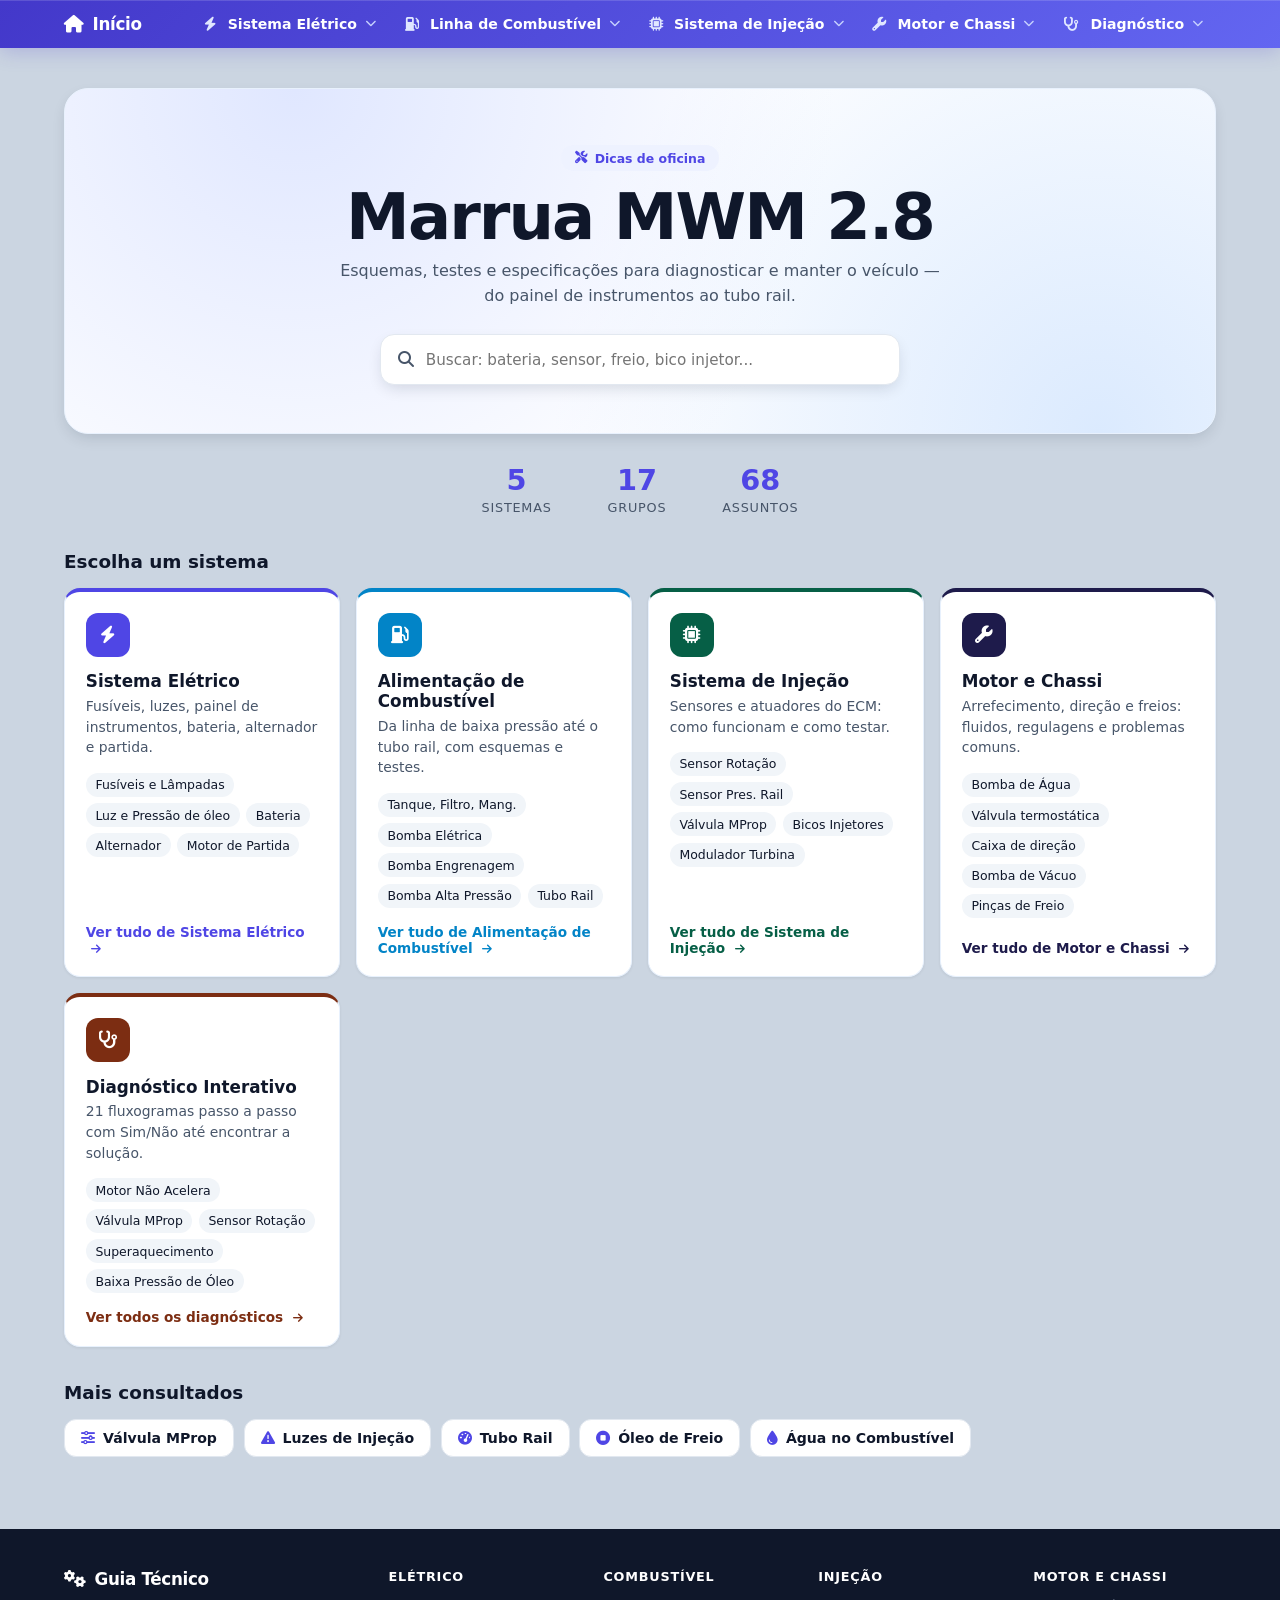
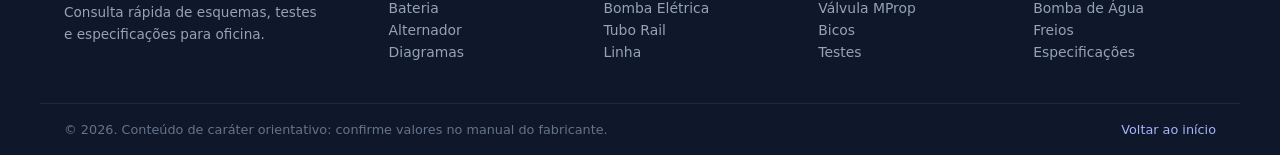
<file: index.html>
<!DOCTYPE html>
<html lang="pt-BR">
<head>
  <meta charset="UTF-8">
  <meta name="viewport" content="width=device-width, initial-scale=1.0">
  <meta name="theme-color" content="#4338ca">
  <title>Marrua MWM 2.8</title>

  <!-- Ícones Font Awesome -->
  <link rel="stylesheet" href="https://cdnjs.cloudflare.com/ajax/libs/font-awesome/6.4.0/css/all.min.css">

  <link rel="stylesheet" href="style.css">
</head>
<body>

  <div class="site-wrapper">

    <!-- NAVBAR -->
    <header class="site-header">
      <div class="nav-container">
        <a href="#" class="logo">
          <i class="fa-solid fa-house"></i>
          <span>Início</span>
        </a>

        <button type="button" class="mobile-toggle" id="mobile-toggle-btn" aria-expanded="false" aria-controls="main-nav">
          <i class="fa-solid fa-bars"></i>
          <span class="toggle-label">Menu</span>
        </button>

        <ul class="main-nav" id="main-nav">

          <!-- 1. SISTEMA ELÉTRICO -->
          <li class="nav-item">
            <button type="button" class="nav-btn" aria-expanded="false">
              <span><i class="fa-solid fa-bolt"></i> Sistema Elétrico</span>
              <i class="fa-solid fa-chevron-down"></i>
            </button>

            <div class="mega-menu">
              <div class="mega-categories-container">

                <!-- Luzes -->
                <div class="category-group">
                  <div class="category-title"><i class="fa-solid fa-lightbulb"></i> Luzes</div>
                  <div class="mega-links-grid">
                    <a href="#sistema-eletrico/fusiveis-e-lampadas" class="mega-link-item">Fusíveis e Lampadas</a>
                    <a href="#sistema-eletrico/luz-de-farol-e-posicao" class="mega-link-item">Luz de Farol e Posição</a>
                    <a href="#sistema-eletrico/luz-de-seta-e-alerta" class="mega-link-item">Luz de Seta e alerta</a>
                  </div>
                </div>

                <!-- Painel de Instrumentos -->
                <div class="category-group">
                  <div class="category-title"><i class="fa-solid fa-gauge"></i> Painel de Instrumentos</div>
                  <div class="mega-links-grid">
                    <a href="#sistema-eletrico/luz-e-pressao-de-oleo" class="mega-link-item">Luz e Pressão de óleo</a>
                    <a href="#sistema-eletrico/luzes-de-injecao" class="mega-link-item">Luzes de Injeção</a>
                    <a href="#sistema-eletrico/agua-no-combustivel" class="mega-link-item">Agua no Combustível</a>
                    <a href="#sistema-eletrico/agua-de-arrefecimento" class="mega-link-item">Agua de Arrefecimento</a>
                  </div>
                </div>

                <!-- Acessórios -->
                <div class="category-group">
                  <div class="category-title"><i class="fa-solid fa-car-battery"></i> Acessórios</div>
                  <div class="mega-links-grid">
                    <a href="#sistema-eletrico/diagramas-eletrico" class="mega-link-item">Diagrama Elétrico</a>
                    <a href="#sistema-eletrico/bateria-e-alternador" class="mega-link-item">Bateria e Alternador</a>
                    <a href="#sistema-eletrico/motor-de-partida" class="mega-link-item">Motor de Partida</a>
                    <a href="#sistema-eletrico/limpador-de-para-brisa" class="mega-link-item">Limpador de Parabriza</a>
                  </div>
                </div>

              </div>

              <!-- Destaque Lateral -->
              <div class="mega-explore-side">
                <div class="explore-header-title">Esquema Elétrico</div>
                <div class="explore-banner">
                  <i class="fa-solid fa-bolt"></i>
                  <h5>Painel & Fusíveis</h5>
                  <p>Consulte a caixa de fusíveis e luzes de alerta do painel.</p>
                </div>
                <a href="pdfs/seu-arquivo.pdf" class="explore-link">Diagramas Elétrico<i class="fa-solid fa-arrow-right"></i></a>
              </div>
            </div>
          </li>

          <!-- 2. ALIMENTAÇÃO DE COMBUSTÍVEL -->
          <li class="nav-item">
            <button type="button" class="nav-btn" aria-expanded="false">
              <span><i class="fa-solid fa-gas-pump"></i> Linha de Combustível</span>
              <i class="fa-solid fa-chevron-down"></i>
            </button>

            <div class="mega-menu">
              <div class="mega-categories-container">

                <!-- Linha de Combustível -->
                <div class="category-group">
                  <div class="category-title"><i class="fa-solid fa-filter"></i> Linha de Baixa</div>
                  <div class="mega-links-grid">
                    <a href="#alimentacao-de-combustivel/tanque-filtro-mang" class="mega-link-item">Tanque, Filtro, Mang.</a>
                    <a href="#alimentacao-de-combustivel/bomba-eletrica" class="mega-link-item">Bomba Elétrica</a>
                    <a href="#alimentacao-de-combustivel/bomba-engrenagem" class="mega-link-item">Bomba Engrenagem</a>
                    <a href="#alimentacao-de-combustivel/valvula-kuv" class="mega-link-item">Válvula KUV</a>
                  </div>
                </div>

                <!-- Linha de Alta -->
                <div class="category-group">
                  <div class="category-title"><i class="fa-solid fa-gauge-high"></i> Linha de Alta</div>
                  <div class="mega-links-grid">
                    <a href="#alimentacao-de-combustivel/bomba-alta-pressao" class="mega-link-item">Bomba Alta Pressão</a>
                    <a href="#alimentacao-de-combustivel/tubo-rail" class="mega-link-item">Tubo Rail</a>
                  </div>
                </div>

              </div>

              <!-- Destaque Lateral -->
              <div class="mega-explore-side">
                <div class="explore-header-title">Linha de Combustível</div>
                <div class="explore-banner">
                  <i class="fa-solid fa-gas-pump"></i>
                  <h5>Baixa e Alta Pressão</h5>
                  <p>Esquemas da linha de combustível e bomba elétrica.</p>
                </div>
                <a href="#alimentacao-de-combustivel/destaque" class="explore-link">Consultar Linha <i class="fa-solid fa-arrow-right"></i></a>
              </div>
            </div>
          </li>

          <!-- 3. SISTEMA DE INJEÇÃO -->
          <li class="nav-item">
            <button type="button" class="nav-btn" aria-expanded="false">
              <span><i class="fa-solid fa-microchip"></i> Sistema de Injeção</span>
              <i class="fa-solid fa-chevron-down"></i>
            </button>

            <div class="mega-menu">
              <div class="mega-categories-container">

                <!-- Sensores -->
                <div class="category-group">
                  <div class="category-title"><i class="fa-solid fa-microchip"></i> Sensores</div>
                  <div class="mega-links-grid">
                    <a href="#sistema-de-injecao/sensor-rotacao" class="mega-link-item">Sensor Rotação</a>
                    <a href="#sistema-de-injecao/sensor-fase" class="mega-link-item">Sensor Fase</a>
                    <a href="#sistema-de-injecao/sensor-pres-adm" class="mega-link-item">Sensor Pres. Adm</a>
                    <a href="#sistema-de-injecao/sensor-temp-ecm" class="mega-link-item">Sensor Temp. ECM</a>
                    <a href="#sistema-de-injecao/sensor-pres-rail" class="mega-link-item">Sensor Pres. Rail</a>
                  </div>
                </div>

                <!-- Atuadores -->
                <div class="category-group">
                  <div class="category-title"><i class="fa-solid fa-sliders"></i> Atuadores</div>
                  <div class="mega-links-grid">
                    <a href="#sistema-de-injecao/valvula-mprop" class="mega-link-item">Válvula MProp</a>
                    <a href="#sistema-de-injecao/pedal-acelerador" class="mega-link-item">Pedal Acelerador</a>
                    <a href="#sistema-de-injecao/modulador-turbina" class="mega-link-item">Modulador Turbina</a>
                    <a href="#sistema-de-injecao/bicos-injetores" class="mega-link-item">Bicos Injetores</a>
                    <a href="#sistema-de-injecao/lampada-painel" class="mega-link-item">Lampada Painel</a>
                  </div>
                </div>
              </div>

              <!-- Destaque Lateral -->
              <div class="mega-explore-side">
                <div class="explore-header-title">Diagnóstico de Injeção</div>
                <div class="explore-banner">
                  <i class="fa-solid fa-syringe"></i>
                  <h5>Sensores & Atuadores</h5>
                  <p>Tabela de testes da MProp, Tubo Rail e Bicos Injetores.</p>
                </div>
                <a href="#sistema-de-injecao/destaque" class="explore-link">Consultar Testes <i class="fa-solid fa-arrow-right"></i></a>
              </div>
            </div>
          </li>

          <!-- 4. MOTOR E CHASSI -->
          <li class="nav-item">
            <button type="button" class="nav-btn" aria-expanded="false">
              <span><i class="fa-solid fa-wrench"></i> Motor e Chassi</span>
              <i class="fa-solid fa-chevron-down"></i>
            </button>

            <div class="mega-menu">
              <div class="mega-categories-container">

                <!-- Motor -->
                <div class="category-group">
                  <div class="category-title"><i class="fa-solid fa-gear"></i> Motor</div>
                  <div class="mega-links-grid">
                    <a href="#motor-e-chassi/dados-do-motor" class="mega-link-item">Dados do Motor</a>
                    <a href="#motor-e-chassi/lubrificacao" class="mega-link-item">Lubrificação e Revisao</a>
                    <a href="#motor-e-chassi/estudo-viscosidade-oleos" class="mega-link-item">Tipos e Classificação do Óleo</a>
                    <a href="#motor-e-chassi/tabela-de-torque" class="mega-link-item">Tabela de Torque - Nm</a>
                  </div>
                </div>

                <!-- Sistema de Arrefecimento -->
                <div class="category-group">
                  <div class="category-title"><i class="fa-solid fa-snowflake"></i> Sistema de Arrefecimento</div>
                  <div class="mega-links-grid">
                    <a href="#motor-e-chassi/correia-e-ventoinha" class="mega-link-item">Correia e Ventoinha</a>
                    <a href="#motor-e-chassi/bomba-de-agua" class="mega-link-item">Bomba de Agua</a>
                    <a href="#motor-e-chassi/trocador-de-calor" class="mega-link-item">Trocador de calor</a>
                    <a href="#motor-e-chassi/valvula-termostatica" class="mega-link-item">Válvula termostática</a>
                  </div>
                </div>

                <!-- Sistema de Direção -->
                <div class="category-group">
                  <div class="category-title"><i class="fa-solid fa-dharmachakra"></i> Eixo e Direção</div>
                  <div class="mega-links-grid">
                    <a href="#motor-e-chassi/bomba-de-direcao" class="mega-link-item">Bomba de Direção</a>
                    <a href="#motor-e-chassi/caixa-de-direcao" class="mega-link-item">Caixa de direção</a>
                    <a href="#motor-e-chassi/eixo-dianteiro" class="mega-link-item">Eixo Dianteiro</a>
                  </div>
                </div>

                <!-- Sistemas de Freios -->
                <div class="category-group">
                  <div class="category-title"><i class="fa-solid fa-circle-stop"></i> Sistemas de Freios</div>
                  <div class="mega-links-grid">
                    <a href="#motor-e-chassi/bomba-de-vacuo" class="mega-link-item">Bomba de Vácuo</a>
                    <a href="#motor-e-chassi/cilindro-de-freio" class="mega-link-item">Cilindro de Freio</a>
                    <a href="#motor-e-chassi/oleo-de-freio" class="mega-link-item">Óleo de Freio</a>
                    <a href="#motor-e-chassi/pincas-de-freio" class="mega-link-item">Pinças de Freio</a>
                    <a href="#motor-e-chassi/regulagem-freio-de-mao" class="mega-link-item">Regulagem Freio de mão</a>
                  </div>
                </div>

                <!-- Transmissão -->
                <div class="category-group">
                  <div class="category-title"><i class="fa-solid fa-gears"></i> Transmissão</div>
                  <div class="mega-links-grid">
                    <a href="#motor-e-chassi/caixa-de-mudancas" class="mega-link-item">Caixa de Mudanças</a>
                  </div>
                </div>

              </div>

              <!-- Destaque Lateral -->
              <div class="mega-explore-side">
                <div class="explore-header-title">Manutenção Mecânica</div>
                <div class="explore-banner">
                  <i class="fa-solid fa-wrench"></i>
                  <h5>Torques e Fluídos</h5>
                  <p>Especificações técnicas de fluidos de freio e direção.</p>
                </div>
                <a href="#motor-e-chassi/destaque" class="explore-link">Ver Especificações <i class="fa-solid fa-arrow-right"></i></a>
              </div>
            </div>
          </li>

          <!-- 5. DIAGNÓSTICO -->
          <li class="nav-item">
            <button type="button" class="nav-btn" aria-expanded="false">
              <span><i class="fa-solid fa-stethoscope"></i> Diagnóstico</span>
              <i class="fa-solid fa-chevron-down"></i>
            </button>

            <div class="mega-menu">
              <div class="mega-categories-container">

                <!-- Sensores -->
                <div class="category-group">
                  <div class="category-title"><i class="fa-solid fa-microchip"></i> Sensores</div>
                  <div class="mega-links-grid">
                    <a href="#diagnostico/sensor-rotacao" class="mega-link-item">Sensor de Rotação</a>
                    <a href="#diagnostico/sensor-fase" class="mega-link-item">Sensor de Fase</a>
                    <a href="#diagnostico/sensor-pres-rail" class="mega-link-item">Sensor de Pressão do Rail</a>
                    <a href="#diagnostico/sensor-pres-adm" class="mega-link-item">Sensor de Pressão Admissão</a>
                    <a href="#diagnostico/sensor-temp-ecm" class="mega-link-item">Sensor de Temperatura Líquido</a>
                  </div>
                </div>

                <!-- Atuadores -->
                <div class="category-group">
                  <div class="category-title"><i class="fa-solid fa-sliders"></i> Atuadores</div>
                  <div class="mega-links-grid">
                    <a href="#diagnostico/valvula-mprop" class="mega-link-item">Válvula MProp</a>
                    <a href="#diagnostico/modulador-turbina" class="mega-link-item">Modulador do Turbo</a>
                    <a href="#diagnostico/bicos-injetores" class="mega-link-item">Bicos Injetores</a>
                    <a href="#diagnostico/rele-bomba-combustivel" class="mega-link-item">Relé Bomba Combustível</a>
                  </div>
                </div>

                <!-- Sistema Elétrico -->
                <div class="category-group">
                  <div class="category-title"><i class="fa-solid fa-bolt"></i> Sistema Elétrico</div>
                  <div class="mega-links-grid">
                    <a href="#diagnostico/rele-principal" class="mega-link-item">Relé Principal K15</a>
                    <a href="#diagnostico/lampada-painel" class="mega-link-item">Lâmpada do Painel</a>
                    <a href="#diagnostico/tensao-bateria" class="mega-link-item">Tensão da Bateria</a>
                    <a href="#diagnostico/tensao-sensores" class="mega-link-item">Tensão dos Sensores</a>
                    <a href="#diagnostico/sensor-pedal-freio" class="mega-link-item">Interruptor Pedal Freio</a>
                    <a href="#diagnostico/sensor-pedal-embreagem" class="mega-link-item">Interruptor Pedal Embreagem</a>
                  </div>
                </div>

                <!-- Sintomas do Motor -->
                <div class="category-group">
                  <div class="category-title"><i class="fa-solid fa-triangle-exclamation"></i> Sintomas do Motor</div>
                  <div class="mega-links-grid">
                    <a href="#diagnostico/motor-nao-pega" class="mega-link-item">Motor Não Pega</a>
                    <a href="#diagnostico/limitacao-rotacao" class="mega-link-item">Limitação de Rotação</a>
                    <a href="#diagnostico/fumaca-preta" class="mega-link-item">Fumaça Preta</a>
                    <a href="#diagnostico/falha-acelerador" class="mega-link-item">Falha do Acelerador</a>
                    <a href="#diagnostico/superaquecimento" class="mega-link-item">Superaquecimento</a>
                    <a href="#diagnostico/baixa-pressao-oleo" class="mega-link-item">Baixa Pressão de Óleo</a>
                  </div>
                </div>

              </div>

              <!-- Destaque Lateral -->
              <div class="mega-explore-side">
                <div class="explore-header-title">Diagnóstico Interativo</div>
                <div class="explore-banner">
                  <i class="fa-solid fa-stethoscope"></i>
                  <h5>21 Fluxogramas</h5>
                  <p>Roteiros passo a passo com Sim/Não até a solução.</p>
                </div>
                <a href="#diagnostico/pagina-diagnostico" class="explore-link">Pagina de Diagnósticos <i class="fa-solid fa-arrow-right"></i></a>
              </div>
            </div>
          </li>

        </ul>
      </div>
    </header>

    <!-- CONTEÚDO PRINCIPAL -->
    <main>
      <div class="home" id="home-box">
        <section class="home-hero">
          <span class="home-kicker"><i class="fa-solid fa-screwdriver-wrench"></i> Dicas de oficina</span>
          <h1>Marrua MWM 2.8</h1>
          <p>Esquemas, testes e especificações para diagnosticar e manter o veículo — do painel de instrumentos ao tubo rail.</p>
          <div class="home-search">
            <i class="fa-solid fa-magnifying-glass"></i>
            <input type="search" id="home-search" placeholder="Buscar: bateria, sensor, freio, bico injetor..." autocomplete="off" aria-label="Buscar assunto">
            <div class="home-results" id="home-results" hidden></div>
          </div>
        </section>

        <section class="home-stats">
          <div><strong>5</strong><span>Sistemas</span></div>
          <div><strong>17</strong><span>Grupos</span></div>
          <div><strong>68</strong><span>Assuntos</span></div>
        </section>

        <h2 class="home-title">Escolha um sistema</h2>
        <div class="home-grid">
        <div class="home-card" style="--c:#4f46e5">
          <div class="home-card-icon"><i class="fa-solid fa-bolt"></i></div>
          <h3>Sistema Elétrico</h3>
          <p>Fusíveis, luzes, painel de instrumentos, bateria, alternador e partida.</p>
          <div class="home-chips"><a href="#sistema-eletrico/fusiveis-e-lampadas">Fusíveis e Lâmpadas</a><a href="#sistema-eletrico/luz-e-pressao-de-oleo">Luz e Pressão de óleo</a><a href="#sistema-eletrico/bateria">Bateria</a><a href="#sistema-eletrico/alternador">Alternador</a><a href="#sistema-eletrico/motor-de-partida">Motor de Partida</a></div>
          <a class="home-card-more" href="#sistema-eletrico/destaque">Ver tudo de Sistema Elétrico <i class="fa-solid fa-arrow-right"></i></a>
        </div>
        <div class="home-card" style="--c:#0284c7">
          <div class="home-card-icon"><i class="fa-solid fa-gas-pump"></i></div>
          <h3>Alimentação de Combustível</h3>
          <p>Da linha de baixa pressão até o tubo rail, com esquemas e testes.</p>
          <div class="home-chips"><a href="#alimentacao-de-combustivel/tanque-filtro-mang">Tanque, Filtro, Mang.</a><a href="#alimentacao-de-combustivel/bomba-eletrica">Bomba Elétrica</a><a href="#alimentacao-de-combustivel/bomba-engrenagem">Bomba Engrenagem</a><a href="#alimentacao-de-combustivel/bomba-alta-pressao">Bomba Alta Pressão</a><a href="#alimentacao-de-combustivel/tubo-rail">Tubo Rail</a></div>
          <a class="home-card-more" href="#alimentacao-de-combustivel/destaque">Ver tudo de Alimentação de Combustível <i class="fa-solid fa-arrow-right"></i></a>
        </div>
        <div class="home-card" style="--c:#065f46">
          <div class="home-card-icon"><i class="fa-solid fa-microchip"></i></div>
          <h3>Sistema de Injeção</h3>
          <p>Sensores e atuadores do ECM: como funcionam e como testar.</p>
          <div class="home-chips"><a href="#sistema-de-injecao/sensor-rotacao">Sensor Rotação</a><a href="#sistema-de-injecao/sensor-pres-rail">Sensor Pres. Rail</a><a href="#sistema-de-injecao/valvula-mprop">Válvula MProp</a><a href="#sistema-de-injecao/bicos-injetores">Bicos Injetores</a><a href="#sistema-de-injecao/modulador-turbina">Modulador Turbina</a></div>
          <a class="home-card-more" href="#sistema-de-injecao/destaque">Ver tudo de Sistema de Injeção <i class="fa-solid fa-arrow-right"></i></a>
        </div>
        <div class="home-card" style="--c:#1e1b4b">
          <div class="home-card-icon"><i class="fa-solid fa-wrench"></i></div>
          <h3>Motor e Chassi</h3>
          <p>Arrefecimento, direção e freios: fluidos, regulagens e problemas comuns.</p>
          <div class="home-chips"><a href="#motor-e-chassi/bomba-de-agua">Bomba de Água</a><a href="#motor-e-chassi/valvula-termostatica">Válvula termostática</a><a href="#motor-e-chassi/caixa-de-direcao">Caixa de direção</a><a href="#motor-e-chassi/bomba-de-vacuo">Bomba de Vácuo</a><a href="#motor-e-chassi/pincas-de-freio">Pinças de Freio</a></div>
          <a class="home-card-more" href="#motor-e-chassi/destaque">Ver tudo de Motor e Chassi <i class="fa-solid fa-arrow-right"></i></a>
        </div>
        <div class="home-card" style="--c:#7c2d12">
          <div class="home-card-icon"><i class="fa-solid fa-stethoscope"></i></div>
          <h3>Diagnóstico Interativo</h3>
          <p>21 fluxogramas passo a passo com Sim/Não até encontrar a solução.</p>
          <div class="home-chips"><a href="#sistema-de-injecao/motor-nao-acelera">Motor Não Acelera</a><a href="#sistema-de-injecao/valvula-mprop">Válvula MProp</a><a href="#sistema-de-injecao/sensor-rotacao">Sensor Rotação</a><a href="#sistema-de-injecao/superaquecimento">Superaquecimento</a><a href="#sistema-de-injecao/baixa-pressao-oleo">Baixa Pressão de Óleo</a></div>
          <a class="home-card-more" href="#sistema-de-injecao/motor-nao-acelera">Ver todos os diagnósticos <i class="fa-solid fa-arrow-right"></i></a>
        </div>
        </div>

        <h2 class="home-title">Mais consultados</h2>
        <div class="home-quick">
          <a href="#sistema-de-injecao/valvula-mprop"><i class="fa-solid fa-sliders"></i> Válvula MProp</a>
          <a href="#sistema-eletrico/luzes-de-injecao"><i class="fa-solid fa-triangle-exclamation"></i> Luzes de Injeção</a>
          <a href="#alimentacao-de-combustivel/tubo-rail"><i class="fa-solid fa-gauge-high"></i> Tubo Rail</a>
          <a href="#motor-e-chassi/oleo-de-freio"><i class="fa-solid fa-circle-stop"></i> Óleo de Freio</a>
          <a href="#sistema-eletrico/agua-no-combustivel"><i class="fa-solid fa-droplet"></i> Água no Combustível</a>
        </div>
      </div>
      <article class="page-card" id="page-card" hidden></article>
    </main>

   <!-- RODAPÉ -->
    <footer class="site-footer">
      <div class="footer-inner">
        <div class="footer-brand">
          <a href="#" class="logo"><i class="fa-solid fa-gears"></i><span>Guia Técnico</span></a>
          <p>Consulta rápida de esquemas, testes e especificações para oficina.</p>
        </div>
        <div class="footer-col"><h4>Elétrico</h4>
          <a href="#sistema-eletrico/bateria">Bateria</a><a href="#sistema-eletrico/alternador">Alternador</a><a href="#sistema-eletrico/destaque">Diagramas</a></div>
        <div class="footer-col"><h4>Combustível</h4>
          <a href="#alimentacao-de-combustivel/bomba-eletrica">Bomba Elétrica</a><a href="#alimentacao-de-combustivel/tubo-rail">Tubo Rail</a><a href="#alimentacao-de-combustivel/destaque">Linha</a></div>
        <div class="footer-col"><h4>Injeção</h4>
          <a href="#sistema-de-injecao/valvula-mprop">Válvula MProp</a><a href="#sistema-de-injecao/bicos-injetores">Bicos</a><a href="#sistema-de-injecao/destaque">Testes</a></div>
        <div class="footer-col"><h4>Motor e Chassi</h4>
          <a href="#motor-e-chassi/bomba-de-agua">Bomba de Água</a><a href="#motor-e-chassi/pincas-de-freio">Freios</a><a href="#motor-e-chassi/destaque">Especificações</a></div>
      </div>
      <div class="footer-bottom">
        <span>© 2026. Conteúdo de caráter orientativo: confirme valores no manual do fabricante.</span>
        <a href="#">Voltar ao início</a>
      </div>
    </footer>

  </div>

  <!-- BOTÃO FLUTUANTE DE ROLAR PARA CIMA -->
  <div class="floating-container">
    <button class="float-btn" id="btn-top" title="Voltar ao Topo" aria-label="Voltar ao topo">
      <i class="fa-solid fa-arrow-up"></i>
    </button>
  </div>

  <!-- JAVASCRIPT -->
  <script src="menu.js" defer></script>

</body>
</html>
</file>
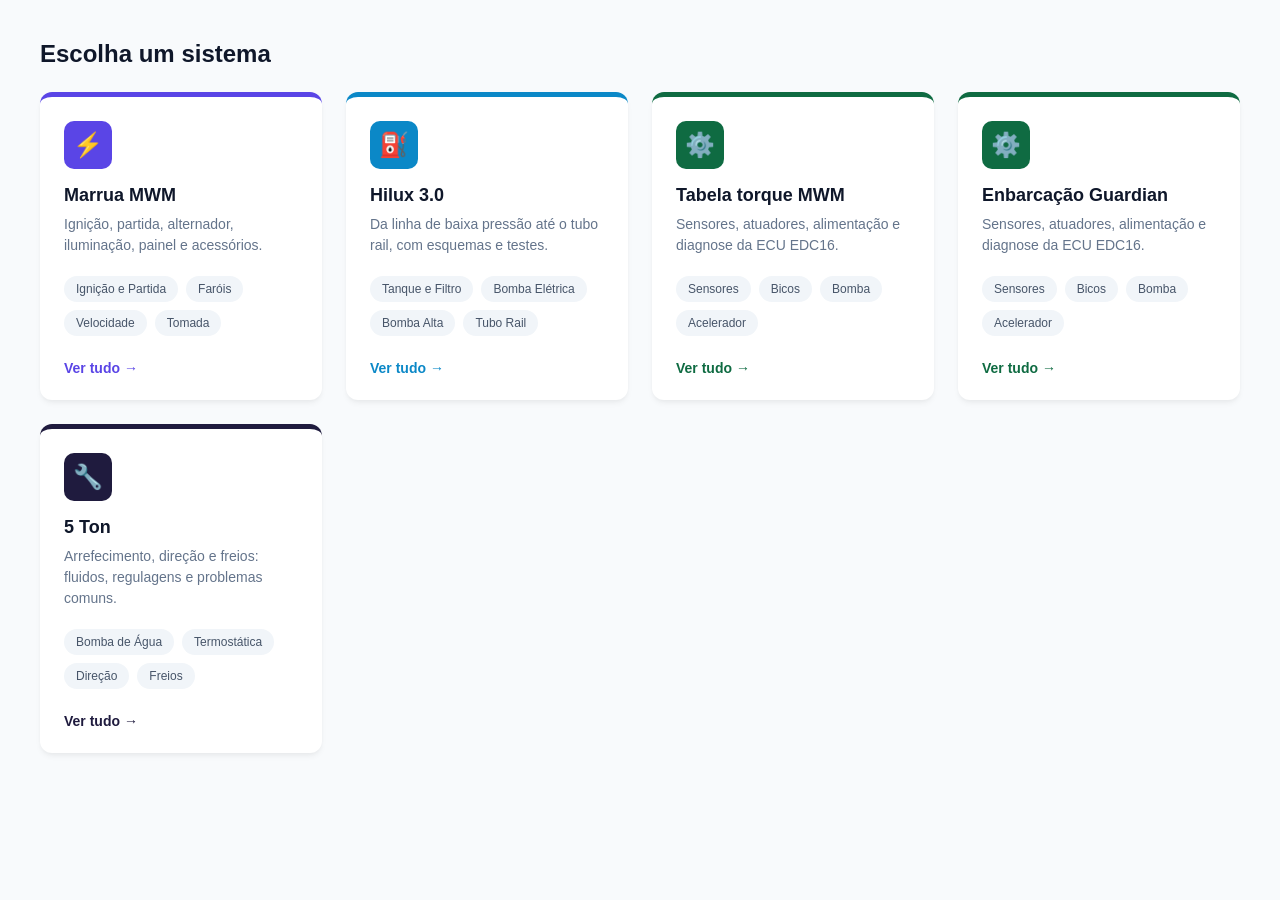
<file: index2.html>
<!DOCTYPE html>
<html lang="pt-BR">
<head>
    <meta charset="UTF-8">
    <meta name="viewport" content="width=device-width, initial-scale=1.0">
    <title>Escolha um Sistema</title>
    <style>
        /* Reset básico */
        * {
            margin: 0;
            padding: 0;
            box-sizing: border-box;
        }

        body {
            font-family: 'Segoe UI', Roboto, Helvetica, Arial, sans-serif;
            background-color: #f8fafc; /* Cor de fundo bem clara */
            color: #1e293b;
            padding: 40px 20px;
        }

        .container {
            max-width: 1200px;
            margin: 0 auto;
        }

        h1 {
            font-size: 1.5rem;
            font-weight: 700;
            margin-bottom: 24px;
            color: #0f172a;
        }

        /* Grid responsivo: 1 coluna no celular, até 4 no desktop */
        .grid-sistemas {
            display: grid;
            grid-template-columns: repeat(auto-fit, minmax(280px, 1fr));
            gap: 24px;
        }

        /* Estilo do Quadro/Card */
        .card {
            background-color: #ffffff;
            border-radius: 12px;
            text-decoration: none;
            color: inherit;
            display: flex;
            flex-direction: column;
            box-shadow: 0 4px 6px -1px rgba(0, 0, 0, 0.05), 0 2px 4px -1px rgba(0, 0, 0, 0.03);
            transition: transform 0.2s ease, box-shadow 0.2s ease;
            overflow: hidden;
            position: relative;
            /* Borda superior colorida (será sobrescrita por cada card específico) */
            border-top: 5px solid transparent; 
        }

        .card:hover {
            transform: translateY(-4px);
            box-shadow: 0 10px 15px -3px rgba(0, 0, 0, 0.1), 0 4px 6px -2px rgba(0, 0, 0, 0.05);
        }

        .card-content {
            padding: 24px;
            display: flex;
            flex-direction: column;
            flex-grow: 1;
        }

        /* Ícone */
        .icon-box {
            width: 48px;
            height: 48px;
            border-radius: 10px;
            display: flex;
            align-items: center;
            justify-content: center;
            font-size: 24px;
            color: white;
            margin-bottom: 16px;
        }

        /* Títulos e Textos */
        .card h2 {
            font-size: 1.125rem;
            font-weight: 700;
            margin-bottom: 8px;
            color: #0f172a;
        }

        .card p {
            font-size: 0.875rem;
            color: #64748b;
            line-height: 1.5;
            margin-bottom: 20px;
            flex-grow: 1;
        }

        /* Tags / Badges */
        .tags {
            display: flex;
            flex-wrap: wrap;
            gap: 8px;
            margin-bottom: 24px;
        }

        .tag {
            background-color: #f1f5f9;
            color: #475569;
            font-size: 0.75rem;
            font-weight: 500;
            padding: 6px 12px;
            border-radius: 9999px;
        }

        /* Link "Ver tudo" */
        .link-ver-tudo {
            margin-top: auto;
            font-size: 0.875rem;
            font-weight: 700;
            display: flex;
            align-items: center;
            gap: 6px;
        }

        /* =========================================
           Cores Específicas de cada Card
           ========================================= */
        
        /* Card 1: Azul Roxo */
        .card-eletrico { border-top-color: #5a45e6; }
        .card-eletrico .icon-box { background-color: #5a45e6; }
        .card-eletrico .link-ver-tudo { color: #5a45e6; }

        /* Card 2: Azul Claro */
        .card-combustivel { border-top-color: #0b88c7; }
        .card-combustivel .icon-box { background-color: #0b88c7; }
        .card-combustivel .link-ver-tudo { color: #0b88c7; }

         /* Card 3: Verde Escuro */
        .card-injecao { border-top-color: #0f6b42; }
        .card-injecao .icon-box { background-color: #0f6b42; }
        .card-injecao .link-ver-tudo { color: #0f6b42; }

        /* Card 3: Verde Escuro */
        .card-injecao { border-top-color: #0f6b42; }
        .card-injecao .icon-box { background-color: #0f6b42; }
        .card-injecao .link-ver-tudo { color: #0f6b42; }

        /* Card 4: Azul Escuro */
        .card-motor { border-top-color: #1f1b3e; }
        .card-motor .icon-box { background-color: #1f1b3e; }
        .card-motor .link-ver-tudo { color: #1f1b3e; }

    </style>
</head>
<body>

    <div class="container">
        <h1>Escolha um sistema</h1>
        
        <div class="grid-sistemas">
            
            <!-- Card 1 -->
            <a href="marrua-MWM.html" class="card card-eletrico">
                <div class="card-content">
                    <div class="icon-box">⚡</div>
                    <h2>Marrua MWM</h2>
                    <p>Ignição, partida, alternador, iluminação, painel e acessórios.</p>
                    <div class="tags">
                        <span class="tag">Ignição e Partida</span>
                        <span class="tag">Faróis</span>
                        <span class="tag">Velocidade</span>
                        <span class="tag">Tomada</span>
                    </div>
                    <div class="link-ver-tudo">Ver tudo &rarr;</div>
                </div>
            </a>

            <!-- Card 2 -->
            <a href="hilux.html" class="card card-combustivel">
                <div class="card-content">
                    <div class="icon-box">⛽</div>
                    <h2>Hilux 3.0</h2>
                    <p>Da linha de baixa pressão até o tubo rail, com esquemas e testes.</p>
                    <div class="tags">
                        <span class="tag">Tanque e Filtro</span>
                        <span class="tag">Bomba Elétrica</span>
                        <span class="tag">Bomba Alta</span>
                        <span class="tag">Tubo Rail</span>
                    </div>
                    <div class="link-ver-tudo">Ver tudo &rarr;</div>
                </div>
            </a>

            <!-- Card 3 -->
            <a href="Torques MWM Sprint 4.07 _ 4.08 TCE.html" class="card card-injecao">
                <div class="card-content">
                    <div class="icon-box">⚙️</div>
                    <h2>Tabela torque MWM</h2>
                    <p>Sensores, atuadores, alimentação e diagnose da ECU EDC16.</p>
                    <div class="tags">
                        <span class="tag">Sensores</span>
                        <span class="tag">Bicos</span>
                        <span class="tag">Bomba</span>
                        <span class="tag">Acelerador</span>
                    </div>
                    <div class="link-ver-tudo">Ver tudo &rarr;</div>
                </div>
            </a>

            <!-- Card 4 -->
            <a href="guardian.html" class="card card-injecao">
                <div class="card-content">
                    <div class="icon-box">⚙️</div>
                    <h2>Enbarcação Guardian</h2>
                    <p>Sensores, atuadores, alimentação e diagnose da ECU EDC16.</p>
                    <div class="tags">
                        <span class="tag">Sensores</span>
                        <span class="tag">Bicos</span>
                        <span class="tag">Bomba</span>
                        <span class="tag">Acelerador</span>
                    </div>
                    <div class="link-ver-tudo">Ver tudo &rarr;</div>
                </div>
            </a>

            <!-- Card 5 -->
            <a href="5Ton.html" class="card card-motor">
                <div class="card-content">
                    <div class="icon-box">🔧</div>
                    <h2>5 Ton</h2>
                    <p>Arrefecimento, direção e freios: fluidos, regulagens e problemas comuns.</p>
                    <div class="tags">
                        <span class="tag">Bomba de Água</span>
                        <span class="tag">Termostática</span>
                        <span class="tag">Direção</span>
                        <span class="tag">Freios</span>
                    </div>
                    <div class="link-ver-tudo">Ver tudo &rarr;</div>
                </div>
            </a>

        </div>
    </div>

</body>
</html>
</file>
<file: style.css>
/* ==========================================================
   GUIA TÉCNICO MARRUA MWM 2.8 — style.css
   Índice:  1 Base · 2 Menu do topo · 3 Página inicial · 4 Rodapé
            5 Artigos · 6 Componentes dos artigos · 7 Imagens/zoom
            8 Botão voltar ao topo · 9 Telas pequenas
   Para trocar as cores, mexa só nas variáveis do :root.
   ========================================================== */

/* ---------- 1. BASE ---------- */
:root {
  --primary: #4f46e5;
  --primary-hover: #4338ca;
  --primary-light: #eef2ff;
  --bg-page: #cbd5e1;          /* fundo atrás do conteúdo (laterais) */
  --card-bg: #ffffff;
  --card-borda: #e8f1fd;       /* borda do cartão branco */
  --text-main: #0f172a;
  --text-muted: #475569;
  --border-color: #e2e8f0;
  --barra-menu: linear-gradient(135deg, #4338ca 0%, #6366f1 100%);
  --radius: 14px;
  --h-header: 48px;   /* altura da barra do menu */
  --shadow-sm: 0 1px 3px rgba(15, 23, 42, .08);
  --shadow-md: 0 6px 16px -4px rgba(15, 23, 42, .16);
  --shadow-lg: 0 24px 48px -12px rgba(15, 23, 42, .28);
  --transition: all .2s ease;
}

*, *::before, *::after { box-sizing: border-box; }
[hidden] { display: none !important; }

html { scroll-behavior: smooth; }
body {
  margin: 0;
  min-height: 100vh;
  background: var(--bg-page);
  color: var(--text-main);
  font-family: 'Inter', 'Segoe UI', system-ui, -apple-system, sans-serif;
  -webkit-font-smoothing: antialiased;
}
a { color: inherit; }
button { font-family: inherit; }
:focus-visible { outline: 2px solid var(--primary); outline-offset: 2px; }

.site-wrapper { min-height: 100vh; display: flex; flex-direction: column; }
main { flex: 1; width: 100%; max-width: 1200px; margin: 0 auto; padding: 2.5rem 1.5rem; }

@keyframes slideDown { from { opacity: 0; transform: translateY(-8px); } to { opacity: 1; transform: none; } }
@media (prefers-reduced-motion: reduce) {
  html { scroll-behavior: auto; }
  *, *::before, *::after { animation-duration: .01ms !important; transition-duration: .01ms !important; }
}

/* ---------- 2. MENU DO TOPO ---------- */
.site-header {
  position: sticky; top: 0; z-index: 1000;
  background: var(--barra-menu);
  box-shadow: 0 1px 0 rgba(255, 255, 255, .14) inset, 0 4px 20px rgba(67, 56, 202, .22);
  transition: box-shadow .25s;
}
.site-header.scrolled { box-shadow: 0 1px 0 rgba(255, 255, 255, .14) inset, 0 8px 28px rgba(49, 46, 129, .35); }

.nav-container {
  position: relative;
  max-width: 1200px; height: var(--h-header); margin: 0 auto; padding: 0 1.5rem;
  display: flex; align-items: center; justify-content: space-between;
}

.logo {
  display: flex; align-items: center; gap: .55rem;
  color: #fff; text-decoration: none;
  font-size: 1.05rem; font-weight: 800; letter-spacing: -.02em;
}
.logo i { font-size: 1.1rem; }

.mobile-toggle {
  display: inline-flex; align-items: center; justify-content: center; gap: .5rem;
  min-width: 7.5rem; height: 36px; padding: 0 1rem;
  background: rgba(255, 255, 255, .14); border: 0; border-radius: 12px;
  color: #fff; font-size: .95rem; font-weight: 700; cursor: pointer; transition: background .2s;
}
.mobile-toggle i { font-size: 1.05rem; }
.mobile-toggle:hover { background: rgba(255, 255, 255, .22); }

/* lista de menus — padrão = celular (painel que ocupa a tela abaixo da barra) */
.main-nav {
  display: none;
  position: fixed; inset: var(--h-header) 0 0 0; z-index: 999;
  flex-direction: column; gap: .7rem;
  margin: 0; padding: 1rem 1rem calc(7rem + env(safe-area-inset-bottom, 0px));
  list-style: none; overflow-y: auto; overscroll-behavior: contain;
  background: var(--bg-page);
}
.main-nav.active { display: flex; animation: slideDown .2s ease; }

.nav-item {
  flex-shrink: 0; overflow: hidden;
  background: #fff; border-radius: var(--radius); box-shadow: var(--shadow-sm);
  transition: box-shadow .2s;
}
.nav-item.active { box-shadow: var(--shadow-md); }

.nav-btn {
  width: 100%; display: flex; align-items: center; justify-content: space-between; gap: .5rem;
  padding: 1rem 1.2rem; border: 0; background: #fff; cursor: pointer;
  color: var(--text-main); font-size: .98rem; font-weight: 700; text-align: left;
  transition: background-color .2s, color .2s;
}
.nav-btn span i { margin-right: .5rem; color: var(--primary); }
.nav-btn .fa-chevron-down { font-size: .7rem; transition: transform .25s; }
.nav-item.active > .nav-btn { background: var(--primary-light); color: var(--primary); }
.nav-item.active .fa-chevron-down { transform: rotate(180deg); }
.nav-btn.atual { color: var(--primary); }

/* conteúdo de cada menu */
.mega-menu { display: none; padding: .9rem; background: #fff; border-top: 1px solid var(--border-color); }
.nav-item.active .mega-menu { display: block; animation: slideDown .25s ease; }

.category-group { position: relative; padding: .5rem 0 .9rem; }
.category-group:last-child { padding-bottom: .2rem; }
.category-group::after {
  content: ""; position: absolute; left: 0; right: 0; bottom: 0; height: 1px; background: var(--border-color);
}
.category-group:last-child::after { display: none; }
.category-title {
  display: flex; align-items: center; gap: .45rem; margin: 0 0 .45rem;
  color: var(--text-muted); font-size: .72rem; font-weight: 700; letter-spacing: .07em; text-transform: uppercase;
}
.category-title i { color: var(--primary); }

.mega-links-grid { display: grid; gap: .35rem; }
.mega-link-item {
  display: block; padding: .7rem .9rem; border-radius: 10px;
  background: #f8fafc; color: var(--text-main); text-decoration: none; font-size: .9rem;
  transition: background-color .15s, color .15s;
}
.mega-link-item:hover, .mega-link-item.active { background: var(--primary-light); color: var(--primary); }
.mega-link-item.active { font-weight: 700; box-shadow: inset 3px 0 0 var(--primary); }

.mega-explore-side { margin-top: .6rem; padding: .5rem .2rem 0; border-top: 1px solid var(--border-color); }
.explore-link {
  display: inline-flex; align-items: center; gap: .4rem; padding: .3rem 0;
  color: var(--primary); font-size: .85rem; font-weight: 700; text-decoration: none; transition: gap .2s, color .2s;
}
.explore-link:hover { gap: .7rem; color: var(--primary-hover); }
.explore-header-title, .explore-banner { display: none; }   /* o <h5> do banner ainda é lido pelo menu.js */

/* ---- computador: menus suspensos ---- */
@media (min-width: 961px) {
  .mobile-toggle { display: none; }

  .main-nav {
    position: static; inset: auto; display: flex; flex-direction: row; align-items: stretch; gap: .2rem;
    height: 100%; padding: 0; overflow: visible; background: none; animation: none;
  }
  .nav-item {
    position: relative; display: flex; align-items: center;
    background: none; border-radius: 0; box-shadow: none; overflow: visible;
  }
  .nav-btn {
    width: auto; padding: .38rem .8rem; border-radius: 8px;
    background: transparent; color: #fff; font-size: .88rem; font-weight: 600;
  }
  .nav-btn span i { margin-right: .4rem; color: #e0e7ff; }
  .nav-btn .fa-chevron-down { color: #c7d2fe; }
  .nav-item:hover > .nav-btn,
  .nav-item:has(:focus-visible) > .nav-btn,
  .nav-btn.atual { background: rgba(255, 255, 255, .2); color: #fff; }
  .nav-item:hover .fa-chevron-down { transform: rotate(180deg); }

  .mega-menu {
    display: block; position: absolute; top: 100%; left: 0; z-index: 1001;
    width: max-content; min-width: 260px; max-width: 340px; max-height: calc(100vh - 90px); overflow-y: auto;
    padding: .6rem; border: 1px solid #c7d2fe; border-top: 3px solid var(--primary); border-radius: 16px;
    box-shadow: 0 0 0 4px rgba(99, 102, 241, .14), 0 28px 50px -10px rgba(30, 27, 75, .55);
    opacity: 0; visibility: hidden; transform: translateY(6px);
    transition: opacity .18s ease, transform .18s ease, visibility .18s;
  }
  .nav-item:nth-last-child(-n+2) .mega-menu { left: auto; right: 0; }
  .nav-item:hover .mega-menu,
  .nav-item:has(:focus-visible) .mega-menu { opacity: 1; visibility: visible; transform: none; }
  .nav-item.closed .mega-menu { opacity: 0; visibility: hidden; }   /* fecha depois de clicar num item */

  /* escurece o conteúdo atrás enquanto um menu está aberto, para o painel se destacar */
  .site-wrapper::before {
    content: ""; position: fixed; inset: 0; z-index: 900; pointer-events: none;
    background: rgba(15, 23, 42, .42); opacity: 0; transition: opacity .2s ease;
  }
  .site-wrapper:has(.nav-item:hover:not(.closed))::before,
  .site-wrapper:has(.nav-item:has(:focus-visible):not(.closed))::before { opacity: 1; }

  .category-group { padding: .5rem 0; }
  .category-group::after { left: .7rem; right: .7rem; }
  .category-title { padding: 0 .7rem; font-size: .7rem; }
  .mega-links-grid { gap: 2px; }
  .mega-link-item { padding: .5rem .7rem; background: none; font-size: .88rem; }
  .mega-link-item:hover { padding-left: .95rem; }
  .mega-explore-side { padding: .5rem .7rem .1rem; }
}

/* ---------- 3. PÁGINA INICIAL ---------- */
.home-hero {
  text-align: center; padding: 3.5rem 1.5rem 3rem; border-radius: 24px;
  background: radial-gradient(circle at 20% 0%, #e0e7ff 0%, transparent 55%),
              radial-gradient(circle at 90% 100%, #dbeafe 0%, transparent 50%), #fff;
  border: 1px solid var(--card-borda); box-shadow: var(--shadow-md);
}
.home-kicker {
  display: inline-flex; align-items: center; gap: .5rem; padding: .35rem .85rem; border-radius: 99px;
  background: var(--primary-light); color: var(--primary); font-size: .78rem; font-weight: 700;
}
.home-hero h1 { margin: .8rem 0 .4rem; font-size: clamp(2.2rem, 7vw, 4rem); font-weight: 900; letter-spacing: -.03em; line-height: 1.05; }
.home-hero p { max-width: 620px; margin: 0 auto 1.6rem; color: var(--text-muted); line-height: 1.6; }

.home-search { position: relative; max-width: 520px; margin: 0 auto; text-align: left; }
.home-search > i { position: absolute; left: 1.1rem; top: 1.05rem; color: var(--text-muted); pointer-events: none; }
.home-search input {
  width: 100%; padding: .95rem 1.2rem .95rem 2.8rem; font: inherit; font-size: .95rem; outline: none;
  border: 1px solid var(--border-color); border-radius: 14px; background: #fff; box-shadow: var(--shadow-md);
  transition: border-color .2s, box-shadow .2s;
}
.home-search input:focus { border-color: var(--primary); box-shadow: 0 0 0 4px var(--primary-light); }
.home-results {
  position: absolute; left: 0; right: 0; top: calc(100% + 6px); z-index: 20; max-height: 280px; overflow-y: auto; padding: .4rem;
  background: #fff; border: 1px solid var(--border-color); border-radius: 14px; box-shadow: var(--shadow-lg);
}
.home-results a {
  display: flex; justify-content: space-between; gap: 1rem; padding: .55rem .7rem; border-radius: 8px;
  color: var(--text-main); font-size: .9rem; text-decoration: none;
}
.home-results a:hover { background: var(--primary-light); color: var(--primary); }
.home-results small { color: var(--text-muted); }
.home-results p { margin: .6rem; color: var(--text-muted); font-size: .9rem; }

.home-stats { display: flex; justify-content: center; gap: clamp(1rem, 5vw, 3.5rem); margin: 1.8rem 0 .5rem; }
.home-stats div { text-align: center; }
.home-stats strong { display: block; color: var(--primary); font-size: 1.8rem; font-weight: 800; }
.home-stats span { color: var(--text-muted); font-size: .8rem; letter-spacing: .06em; text-transform: uppercase; }

.home-title { margin: 2.2rem 0 1rem; font-size: 1.15rem; }
.home-grid { display: grid; grid-template-columns: repeat(auto-fit, minmax(250px, 1fr)); gap: 1rem; }
.home-card {
  display: flex; flex-direction: column; padding: 1.3rem;
  background: #fff; border: 1px solid var(--card-borda); border-top: 4px solid var(--c); border-radius: 16px;
  box-shadow: var(--shadow-sm); transition: transform .2s, box-shadow .2s;
}
.home-card:hover { transform: translateY(-4px); box-shadow: var(--shadow-lg); }
.home-card-icon { display: grid; place-items: center; width: 44px; height: 44px; border-radius: 12px; background: var(--c); color: #fff; font-size: 1.1rem; }
.home-card h3 { margin: .9rem 0 .3rem; font-size: 1.05rem; }
.home-card p { margin: 0 0 .9rem; color: var(--text-muted); font-size: .87rem; line-height: 1.5; }
.home-chips { display: flex; flex-wrap: wrap; gap: .4rem; margin-bottom: 1rem; }
.home-chips a { padding: .28rem .6rem; border-radius: 99px; background: #f1f5f9; color: var(--text-main); font-size: .78rem; text-decoration: none; transition: background-color .2s, color .2s; }
.home-chips a:hover { background: var(--c); color: #fff; }
.home-card-more { margin-top: auto; color: var(--c); font-size: .85rem; font-weight: 700; text-decoration: none; }
.home-card-more i { margin-left: .3rem; font-size: .7rem; }

.home-quick { display: flex; flex-wrap: wrap; gap: .6rem; }
.home-quick a {
  display: inline-flex; align-items: center; gap: .5rem; padding: .6rem 1rem;
  background: #fff; border: 1px solid var(--border-color); border-radius: 12px;
  color: var(--text-main); font-size: .88rem; font-weight: 600; text-decoration: none;
  transition: border-color .2s, background-color .2s;
}
.home-quick a i { color: var(--primary); }
.home-quick a:hover { border-color: var(--primary); background: var(--primary-light); }

/* ---------- 4. RODAPÉ ---------- */
.site-footer { margin-top: 2rem; background: #0f172a; color: #cbd5e1; }
.footer-inner { max-width: 1200px; margin: 0 auto; padding: 2.5rem 1.5rem; display: grid; grid-template-columns: 1.6fr repeat(4, 1fr); gap: 2rem; }
.footer-brand .logo { color: #fff; }
.footer-brand p { max-width: 260px; color: #94a3b8; font-size: .85rem; line-height: 1.6; }
.footer-col h4 { margin: 0 0 .8rem; color: #fff; font-size: .8rem; letter-spacing: .06em; text-transform: uppercase; }
.footer-col a { display: block; padding: .2rem 0; color: #94a3b8; font-size: .87rem; text-decoration: none; transition: color .2s, padding-left .2s; }
.footer-col a:hover { padding-left: 4px; color: #fff; }
.footer-bottom {
  max-width: 1200px; margin: 0 auto; padding: 1.1rem 1.5rem; display: flex; flex-wrap: wrap; justify-content: space-between; gap: 1rem;
  border-top: 1px solid #1e293b; color: #64748b; font-size: .8rem;
}
.footer-bottom a { color: #a5b4fc; text-decoration: none; }

/* ---------- 5. ARTIGOS (conteudo/*.html) ---------- */
.page-card {
  max-width: 860px; margin: 0 auto; padding: 2rem; line-height: 1.7;
  background: var(--card-bg); border: 1px solid var(--card-borda); border-radius: 20px; box-shadow: 0 2px 10px rgba(15, 23, 42, .15);
}
.page-crumb { margin-bottom: .4rem; color: var(--text-muted); font-size: .8rem; }
.page-crumb a { color: var(--primary); text-decoration: none; }
.page-loading { color: var(--text-muted); }
.page-card [id] { scroll-margin-top: calc(var(--h-header) + 18px); }
.page-card h1 { margin: 0 0 1rem; font-size: clamp(1.5rem, 4vw, 2rem); }
.page-card h2 { margin: 1.8rem 0 .4rem; color: var(--primary); font-size: 1.2rem; }
.page-card h3 { margin: 1.4rem 0 .3rem; font-size: 1.05rem; }
.page-card p { margin: .6rem 0; }
.page-card ul { padding-left: 1.3rem; }
.page-card ol { padding-left: 1.4rem; }
.page-card li { margin: .35rem 0; }
.page-card a { color: var(--primary); }
.page-card img { display: block; max-width: 100%; height: auto; margin: 1rem 0; border-radius: 10px; }

/* tabelas */
.page-card table { display: table !important; width: 100% !important; max-width: 100%; margin: 1rem 0; border-collapse: collapse; table-layout: auto; }
.page-card th, .page-card td { padding: .4rem .7rem; border: 1px solid var(--border-color); font-size: .82rem; line-height: 1.4; }
.page-card th { background: var(--primary-light); color: var(--primary); font-size: .9rem; text-align: left; }
.page-card tbody tr:nth-child(odd) td { background: #f8fafc; }

/* índice "Neste artigo" e caixas de destaque */
.toc { margin: 1.2rem 0; padding: 1rem 1.2rem; background: var(--primary-light); border-radius: 12px; font-size: .92rem; }
.toc ul { margin: .3rem 0 0; padding-left: 1.1rem; }
.toc a { text-decoration: none; }
.toc a:hover { text-decoration: underline; }
.aviso, .dica { margin: 1.2rem 0; padding: .8rem 1rem; border-radius: 8px; }
.aviso { background: #fff7ed; border-left: 4px solid #f59e0b; }
.dica { background: #eff6ff; border-left: 4px solid #3b82f6; }
.aviso p, .dica p { margin: .3rem 0 0; }
.aviso strong::before, .dica strong::before { margin-right: .45rem; font-family: "Font Awesome 6 Free"; font-weight: 900; }
.aviso strong::before { content: "\f071"; color: #f59e0b; }
.dica strong::before { content: "\f0eb"; color: #3b82f6; }

/* cabeçalho colorido do artigo */
.page-card .art-head { margin: .4rem 0 1.3rem; padding: 1.5rem 1.6rem; color: #fff; border-radius: 16px; background: linear-gradient(135deg, #9a3412 0%, #ea580c 100%); }
.page-card .art-head h1 { margin: .6rem 0 .5rem; color: #fff; }
.art-kicker { display: inline-block; padding: .25rem .7rem; border-radius: 99px; background: rgba(255, 255, 255, .18); font-size: .72rem; font-weight: 700; letter-spacing: .08em; text-transform: uppercase; }
.art-lead { margin: 0 0 1rem; opacity: .92; }
.chips { display: flex; flex-wrap: wrap; gap: .4rem; }
.chips span { padding: .25rem .7rem; border-radius: 99px; background: rgba(255, 255, 255, .14); border: 1px solid rgba(255, 255, 255, .25); font-size: .78rem; }

/* ---------- 6. COMPONENTES DOS ARTIGOS ---------- */
/* abas (principais e mini) */
.art-index-title { margin: 1.2rem 0 .4rem; color: var(--text-muted); font-size: .75rem; font-weight: 700; letter-spacing: .06em; text-transform: uppercase; scroll-margin-top: 72px; }
.art-tabs { display: flex; flex-wrap: wrap; gap: .5rem; margin: 0 0 1rem; padding: .3rem 0 1rem; border-bottom: 1px solid var(--border-color); scroll-margin-top: 70px; }
.art-tabs button, .mini-tabs button {
  flex: none; padding: .5rem .95rem; border: 1px solid var(--border-color); border-radius: 99px;
  background: #fff; color: var(--text-muted); font: inherit; font-size: .86rem; font-weight: 600; cursor: pointer;
  transition: var(--transition);
}
.art-tabs button { display: inline-flex; align-items: center; gap: .5rem; }
.art-tabs button:hover, .mini-tabs button:hover { border-color: #c7d2fe; color: var(--primary); }
.art-tabs button.on, .mini-tabs button.on { background: var(--primary); border-color: var(--primary); color: #fff; box-shadow: 0 4px 10px rgba(79, 70, 229, .25); }
.art-tabs button em { display: grid; place-items: center; flex: none; width: 1.4rem; height: 1.4rem; border-radius: 50%; background: var(--primary-light); color: var(--primary); font-size: .72rem; font-style: normal; font-weight: 800; }
.art-tabs button.on em { background: rgba(255, 255, 255, .25); color: #fff; }
.art-panel { display: none; scroll-margin-top: 72px; }
.art-panel.on { display: block; animation: slideDown .25s ease; }
.art-panel > h2:first-child { margin-top: .5rem; }
.aba-nav { display: flex; flex-wrap: wrap; justify-content: space-between; gap: .6rem; margin-top: 2rem; padding-top: 1rem; border-top: 1px solid var(--border-color); }
.aba-nav button { padding: .5rem .9rem; border: 1px solid var(--border-color); border-radius: 10px; background: #fff; color: var(--primary); font: inherit; font-size: .85rem; font-weight: 600; cursor: pointer; transition: background-color .2s; }
.aba-nav button:hover { background: var(--primary-light); }

.trio { margin: 1rem 0; padding: 1rem; border: 1px solid var(--border-color); border-radius: var(--radius); background: #fafbff; }
.trio h4 { margin: 0 0 .3rem; }
.trio.enh .mini-panel { display: none; }
.trio.enh .mini-panel.on { display: block; animation: slideDown .2s ease; }
.mini-tabs { display: flex; flex-wrap: wrap; gap: .4rem; margin-bottom: .6rem; }
.mini-tabs button { padding: .35rem .8rem; font-size: .82rem; }

/* cartões de especificação */
.specs { display: grid; grid-template-columns: repeat(auto-fit, minmax(150px, 1fr)); gap: .7rem; margin: 1.2rem 0; }
.spec { padding: .9rem; text-align: center; background: var(--primary-light); border: 1px solid #e0e7ff; border-radius: 12px; }
.spec b { display: block; color: var(--primary); font-size: 1.1rem; }
.spec span { color: var(--text-muted); font-size: .78rem; }

/* figuras e links de imagem */
.page-card figure { margin: 1.2rem 0; }
.page-card figure img { margin: 0; border: 1px solid var(--border-color); cursor: zoom-in; transition: box-shadow .2s; }
.page-card figure img:hover { box-shadow: var(--shadow-md); }
.page-card figcaption { margin-top: .4rem; color: var(--text-muted); font-size: .82rem; }
.img-falta { display: flex; flex-direction: column; align-items: center; gap: .4rem; margin: 1.2rem 0; padding: 1.6rem 1rem; border: 2px dashed #cbd5e1; border-radius: 12px; background: #f8fafc; color: var(--text-muted); font-size: .85rem; text-align: center; }
.img-falta i { font-size: 1.6rem; }
a.img-link { font-weight: 600; text-decoration: underline dotted; text-underline-offset: 3px; cursor: zoom-in; }
a.img-link::after { content: "\f03e"; margin-left: .35em; font-family: "Font Awesome 6 Free"; font-weight: 900; font-size: .75em; }

/* códigos de falha (acordeão) */
.codigos { display: grid; gap: .6rem; margin-top: 1rem; }
.codigo { display: flex; align-items: flex-start; gap: .9rem; padding: .9rem 1rem; border: 1px solid var(--border-color); border-radius: var(--radius); background: #fff; transition: var(--transition); }
.codigo .num { flex: none; padding: .4rem .7rem; border-radius: 10px; background: var(--primary); color: #fff; font-size: .95rem; font-weight: 800; }
.codigo h4 { margin: .25rem 0 0; font-size: .95rem; }
.codigo p { margin: .5rem 0 0; font-size: .92rem; }
.codigo ul { margin: .4rem 0 0; }
.codigo.open { border-color: #c7d2fe; background: #fafbff; }
.codigos.enh .codigo { cursor: pointer; }
.codigos.enh .codigo:hover { border-color: #c7d2fe; box-shadow: var(--shadow-sm); }
.codigos.enh .codigo > div > :not(h4) { display: none; }
.codigos.enh .codigo.open > div > :not(h4) { display: block; }
.codigos.enh .codigo h4::after { content: "\f078"; display: inline-block; margin-left: .5rem; color: var(--text-muted); font-family: "Font Awesome 6 Free"; font-weight: 900; font-size: .7rem; transition: transform .25s; }
.codigos.enh .codigo.open h4::after { transform: rotate(180deg); }

/* fluxograma Sim / Não */
.fluxo { margin: 1rem 0; }
.passo { display: none; padding: 1.1rem 1.2rem; background: #fff; border: 1px solid var(--border-color); border-left: 5px solid var(--primary); border-radius: var(--radius); box-shadow: var(--shadow-sm); }
.passo.on { display: block; animation: slideDown .25s ease; }
.passo-n { display: inline-block; margin-bottom: .4rem; padding: .2rem .7rem; border-radius: 99px; background: var(--primary-light); color: var(--primary); font-size: .72rem; font-weight: 800; letter-spacing: .06em; text-transform: uppercase; }
.passo p { margin: .4rem 0; }
.passo.fim.ok { border-left-color: #16a34a; background: #f0fdf4; }
.passo.fim.ok .passo-n { background: #dcfce7; color: #15803d; }
.passo.fim.erro { border-left-color: #dc2626; background: #fef2f2; }
.passo.fim.erro .passo-n { background: #fee2e2; color: #b91c1c; }
.passo.fim.acao { border-left-color: #f59e0b; background: #fffbeb; }
.passo.fim.acao .passo-n { background: #fef3c7; color: #b45309; }
.resp { display: flex; gap: .7rem; margin-top: 1rem; }
.resp button { flex: 1; padding: .8rem; border: 0; border-radius: 12px; color: #fff; font: inherit; font-size: 1rem; font-weight: 700; cursor: pointer; transition: transform .2s, box-shadow .2s; }
.resp .sim { background: #16a34a; }
.resp .nao { background: #dc2626; }
.passo.fim .resp .sim { background: var(--primary); }
.resp button:hover { transform: translateY(-2px); box-shadow: var(--shadow-md); }
.fluxo-nav { display: flex; justify-content: space-between; gap: .5rem; margin-top: .9rem; padding-top: .7rem; border-top: 1px dashed var(--border-color); }
.fluxo-nav button { padding: .3rem 0; border: 0; background: none; color: var(--text-muted); font: inherit; font-size: .82rem; cursor: pointer; }
.fluxo-nav button:hover { color: var(--primary); }
.fluxo > .passo:first-child [data-voltar] { visibility: hidden; }

/* cartões de escolha (sensor / atuador) */
.hub-grid { display: grid; grid-template-columns: repeat(auto-fit, minmax(240px, 1fr)); gap: .8rem; margin: 1rem 0 1.5rem; }
.page-card .hub-card { display: flex; align-items: flex-start; gap: .9rem; padding: 1rem; background: #fff; border: 1px solid var(--border-color); border-radius: var(--radius); color: var(--text-main); text-decoration: none; transition: var(--transition); }
.page-card .hub-card:hover { border-color: var(--primary); box-shadow: var(--shadow-md); transform: translateY(-2px); }
.hub-ic { display: grid; place-items: center; flex: none; width: 42px; height: 42px; border-radius: 12px; background: var(--primary); color: #fff; }
.hub-card strong, .hub-card small, .hub-card em { display: block; }
.hub-card small { margin: .15rem 0 .3rem; color: var(--text-muted); font-size: .82rem; line-height: 1.4; }
.hub-card em { color: var(--primary); font-size: .75rem; font-style: normal; font-weight: 700; }

/* ---------- 7. IMAGENS E ZOOM ---------- */
.lightbox { max-width: min(94vw, 1000px); max-height: 94vh; padding: 0; overflow: auto; border: 0; border-radius: 16px; background: #0f172a; color: #e2e8f0; box-shadow: var(--shadow-lg); }
.lightbox::backdrop { background: rgba(15, 23, 42, .75); backdrop-filter: blur(3px); }
.lightbox img { display: block; max-width: 100%; max-height: 78vh; margin: 0 auto; cursor: zoom-in; }
.lightbox img.zoom { width: min(94vw, 1000px); max-height: none; cursor: zoom-out; }
.lightbox p { margin: 0; padding: .8rem 1.2rem 1rem; font-size: .88rem; text-align: center; }
.lb-close { position: absolute; top: .6rem; right: .6rem; z-index: 2; width: 36px; height: 36px; border: 0; border-radius: 50%; background: rgba(255, 255, 255, .9); color: #0f172a; font-size: 1rem; cursor: pointer; }

.img-box-preview { display: inline-block; max-width: 350px; margin: 15px 0; }   /* tamanho da miniatura */
.img-box-preview img { width: 100%; height: auto; border-radius: 6px; box-shadow: 0 2px 5px rgba(0, 0, 0, .2); cursor: pointer; transition: transform .2s, box-shadow .2s; }
.img-box-preview img:hover { transform: scale(1.02); box-shadow: 0 4px 10px rgba(0, 0, 0, .3); }
.modal-zoom { display: none; position: fixed; inset: 0; z-index: 9999; justify-content: center; align-items: center; background: rgba(0, 0, 0, .85); }
.modal-zoom img { max-width: 95%; max-height: 95%; border-radius: 4px; }
.modal-zoom .fechar-zoom { position: absolute; top: 15px; right: 30px; color: #fff; font-size: 45px; font-weight: 700; cursor: pointer; }
.modal-zoom .fechar-zoom:hover { color: #f00; }

/* ---------- 8. BOTÃO VOLTAR AO TOPO ---------- */
.floating-container { position: fixed; right: 24px; bottom: 24px; z-index: 999; }
.float-btn {
  display: grid; place-items: center; width: 48px; height: 48px; border: 0; border-radius: 50%;
  background: var(--primary); color: #fff; font-size: 1.2rem; box-shadow: var(--shadow-lg); cursor: pointer;
  opacity: 0; pointer-events: none; transform: translateY(8px); transition: opacity .2s, transform .2s, background-color .2s;
}
.float-btn.visible { opacity: 1; pointer-events: auto; transform: none; }
.float-btn:hover { background: var(--primary-hover); transform: translateY(-4px) scale(1.05); }

/* ---------- 9. TELAS PEQUENAS ---------- */
@media (max-width: 960px) {
  .page-card { padding: 1.2rem; border-radius: var(--radius); }
  .page-card .art-head { padding: 1.1rem; }
  .codigo { padding: .8rem; }
  .home-hero { padding: 2.5rem 1rem 2rem; }
  .footer-inner { grid-template-columns: 1fr 1fr; }
  .footer-brand { grid-column: 1 / -1; }

  .art-tabs { display: grid; grid-template-columns: 1fr 1fr; overflow: visible; }
  .art-tabs button { justify-content: flex-start; padding: .55rem .6rem; border-radius: 12px; font-size: .82rem; line-height: 1.25; text-align: left; white-space: normal; }
  .art-tabs button:last-child:nth-child(odd) { grid-column: 1 / -1; }
  .aba-nav { flex-direction: column; }
  .aba-nav button { width: 100%; text-align: left; }
  .aba-nav span { display: none; }
  .mini-tabs button { flex: 1 1 auto; }
}

@media (max-width: 768px) {
  main { padding: 1.5rem 0; }
  .home { padding: 0 1rem; }
  .page-card { width: 98%; max-width: 98%; padding: 1.2rem; }
  .page-card .art-head, .toc { padding: 1rem; }
}

@media (max-width: 640px) {
  .page-card table:has(tr > :nth-child(4)) { display: block !important; overflow-x: auto; -webkit-overflow-scrolling: touch; }
  .page-card th, .page-card td { padding: .5rem .55rem; font-size: .88rem; overflow-wrap: break-word; vertical-align: top; }
  .page-card th { font-size: .8rem; }
}
</file>
